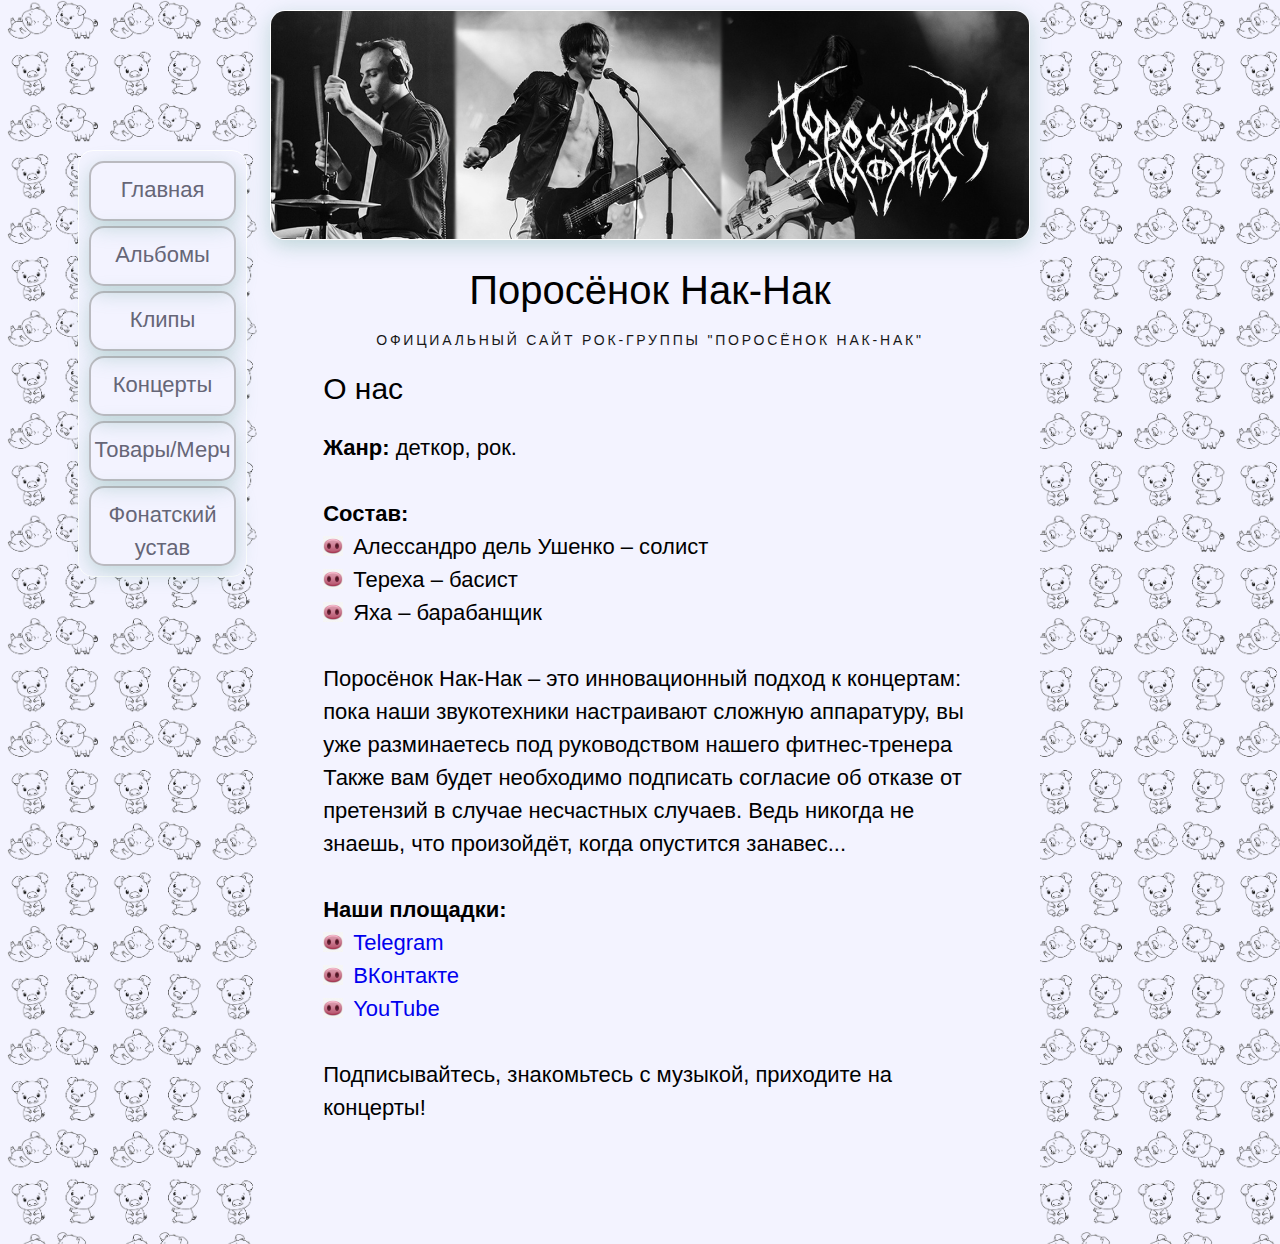
<file: porosenok_nah_nah/index.html>
﻿<!DOCTYPE html>
<html lang="ru">
    <head>
        <title>Рок-группа "Поросёнок Нак-Нак"</title>

        <link rel="stylesheet" href="css/style.css" />

        <meta http-equiv="content-type" content="text/html;charset=UTF-8" />
    </head>
    <body>
        <div class="menu">
            <a class="but-menu" href="index.html">Главная</a>
            <a class="but-menu" href="album.html">Альбомы</a>
            <a class="but-menu" href="klips.html">Клипы</a>
            <a class="but-menu" href="concerts.html">Концерты</a>
            <a class="but-menu" href="https://vk.com/market-74469704" target="_blank">Товары/Мерч</a>
            <a class="fan-order" href="#main">Фонатский устав</a>
        </div>
        
        <div class="wrap">
            <img class="logo" src="img/logo.PNG" alt="logo">
            <h1>Поросёнок Нак-Нак</h1>
            <h2>Официальный сайт рок-группы "Поросёнок Нак-Нак"</h2>
            <h3>О нас</h3>
            <div class="info">

                <a href="#" id="main">
                    <div id="okno">
                        <b>Фонатский устав Поросёнка Нак-Нака:</b>
                        <ul class="piglet">
                            <li>Быть ярым фонатом всегда и везде;</li>
                            <li>Не критиковать группу;</li>
                            <li>Упоминать о группе в разговоре при каждом удобном случае;</li>
                            <li>Репостить, лайкать и комментировать треки, клипы и альбомы;</li>
                            <li>Ходить на концерты группы и звать всех своих друзей;</li>
                            <li>Понимать смысл наших песен, ну хотя бы некоторых;</li>
                            <li>Пидить хейтеров;</li>
                            <li>Комендантский час в группе с часу до шести утра, а кто напишет коммент, тот хейтер!</li>
                            <li>Заучить фонатский устав наизусть!</li>
                        </ul>
                    </div>
                </a>

                </p><b>Жанр:</b> деткор, рок.<br/>
                <br/>
                <b>Состав:</b>
                <ul class="piglet">
                    <li>Алессандро дель Ушенко – солист</li>
                    <li>Тереха – басист</li>
                    <li>Яха – барабанщик</li>
                </ul>
                <br/>
                Поросёнок Нак-Нак – это инновационный подход к концертам: пока наши звукотехники настраивают сложную аппаратуру, вы уже разминаетесь под руководством нашего фитнес-тренера<br/>
                Также вам будет необходимо подписать согласие об отказе от претензий в случае несчастных случаев. Ведь никогда не знаешь, что произойдёт, когда опустится занавес...<br/>
                <br/>
                <b>Наши площадки:</b>
                <ul class="piglet">
                    <li><a href="https://vk.com/away.php?to=https%3A%2F%2Ft.me%2FPorosenok_Hax_Hax" target="_blank">Telegram</a></li>
                    <li><a href="https://vk.com/porosyonok_nah_nah" target="_blank">ВКонтакте</a></li>
                    <li><a href="https://www.youtube.com/@user-kd2qg4rj9t" target="_blank">YouTube</a></li>
                </ul>
                <br/>
                Подписывайтесь, знакомьтесь с музыкой, приходите на концерты!
            </div>
        </div>
    </body>
</html>
</file>
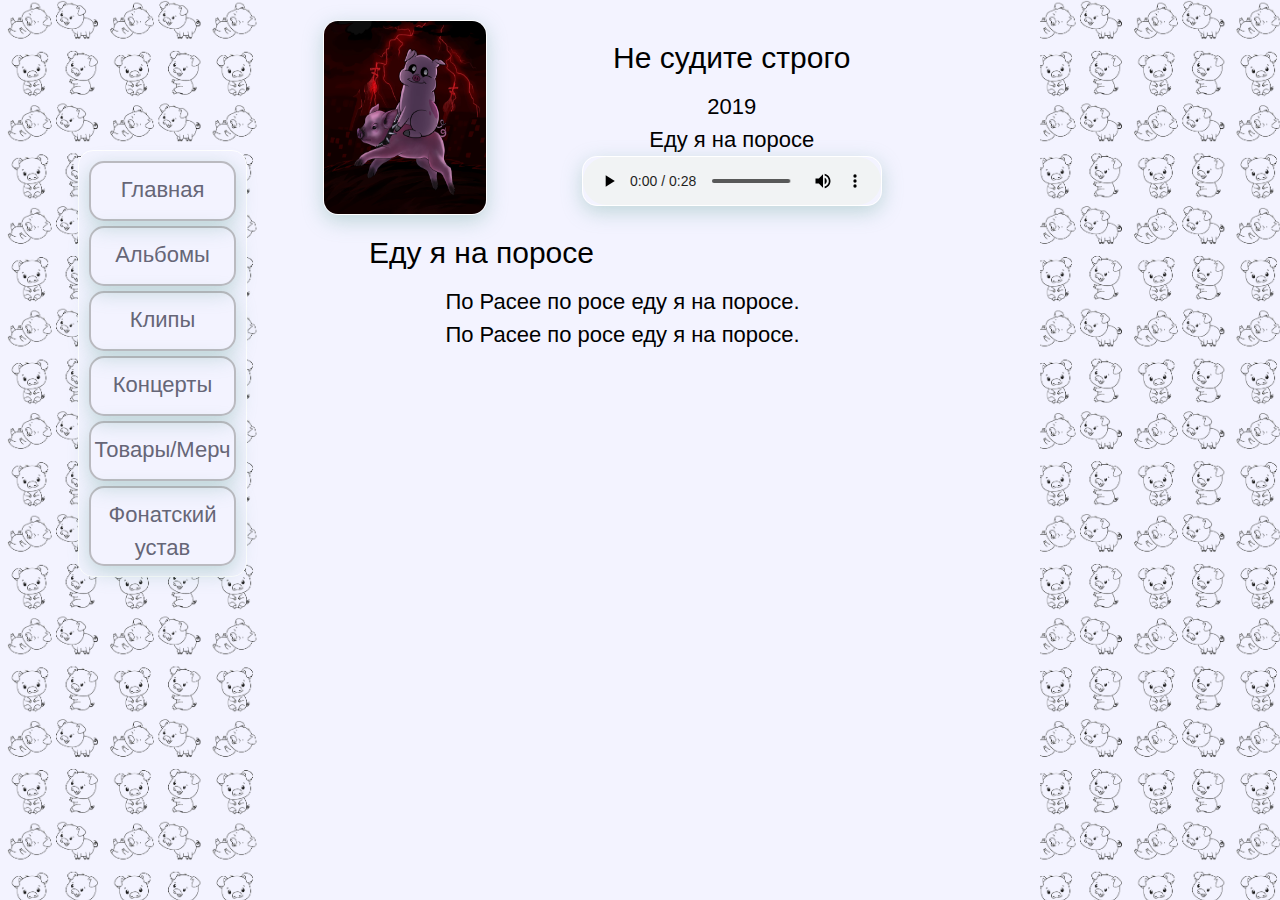
<file: porosenok_nah_nah/text_edu_ya_na_porose.html>
﻿<!DOCTYPE html>
<html lang="ru">
    <head>
        <title>Рок-группа "Поросёнок Нак-Нак"</title>

        <link rel="stylesheet" href="css/style.css" />

        <meta http-equiv="content-type" content="text/html;charset=UTF-8" />
    </head>
    <body>
        <div class="menu">
            <a class="but-menu" href="index.html">Главная</a>
            <a class="but-menu" href="album.html">Альбомы</a>
            <a class="but-menu" href="klips.html">Клипы</a>
            <a class="but-menu" href="concerts.html">Концерты</a>
            <a class="but-menu" href="https://vk.com/market-74469704" target="_blank">Товары/Мерч</a>
            <a class="fan-order" href="#main">Фонатский устав</a>
        </div>
        <div class="wrap">
            <div class="info">

                <a href="#" id="main">
                    <div id="okno">
                        <b>Фонатский устав Поросёнка Нак-Нака:</b>
                        <ul class="piglet">
                            <li>Быть ярым фонатом всегда и везде;</li>
                            <li>Не критиковать группу;</li>
                            <li>Упоминать о группе в разговоре при каждом удобном случае;</li>
                            <li>Репостить, лайкать и комментировать треки, клипы и альбомы;</li>
                            <li>Ходить на концерты группы и звать всех своих друзей;</li>
                            <li>Понимать смысл наших песен, ну хотя бы некоторых;</li>
                            <li>Пидить хейтеров;</li>
                            <li>Комендантский час в группе с часу до шести утра, а кто напишет коммент, тот хейтер!</li>
                            <li>Заучить фонатский устав наизусть!</li>
                        </ul>
                    </div>
                </a>
                
                <div class="info__album">
                    <img class="foto__album" src="img/ne_sudite_strogo.jpg" alt="album's cover">
                    <div class="name__album">
                        <h3>Не судите строго</h3>
                        2019<br/>
                        Еду я на поросе<br/>
                        <audio controls src="audio/edu_ya_na_porose.mp3">Ваш браузер не поддерживает воспроизведение аудио.</audio>
                    </div>
                </div>
                <h3>Еду я на поросе</h3>
                <pre>
                    По Расее по росе еду я на поросе.
                    По Расее по росе еду я на поросе.
                </pre>
            </div>
        </div>
    </body>
</html>
</file>
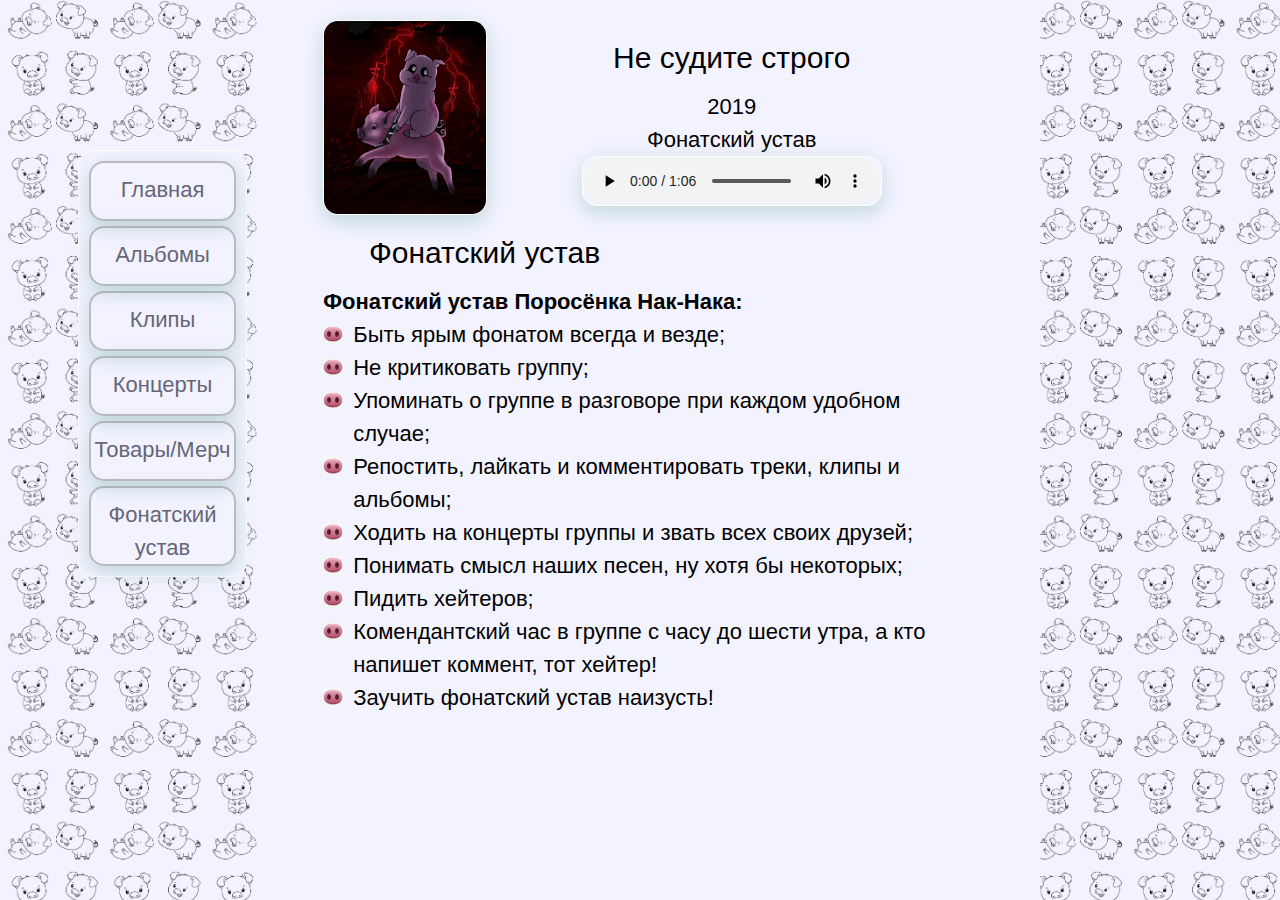
<file: porosenok_nah_nah/text_fan_order.html>
﻿<!DOCTYPE html>
<html lang="ru">
    <head>
        <title>Рок-группа "Поросёнок Нак-Нак"</title>

        <link rel="stylesheet" href="css/style.css" />

        <meta http-equiv="content-type" content="text/html;charset=UTF-8" />
    </head>
    <body>
        <div class="menu">
            <a class="but-menu" href="index.html">Главная</a>
            <a class="but-menu" href="album.html">Альбомы</a>
            <a class="but-menu" href="klips.html">Клипы</a>
            <a class="but-menu" href="concerts.html">Концерты</a>
            <a class="but-menu" href="https://vk.com/market-74469704" target="_blank">Товары/Мерч</a>
            <a class="fan-order" href="#">Фонатский устав</a>
        </div>
        <div class="wrap">
            <div class="info">
                
                <div class="info__album">
                    <img class="foto__album" src="img/ne_sudite_strogo.jpg" alt="album's cover">
                    <div class="name__album">
                        <h3>Не судите строго</h3>
                        2019<br/>
                        Фонатский устав<br/>
                        <audio controls src="audio/fonatskii_ustav.mp3">Ваш браузер не поддерживает воспроизведение аудио.</audio>
                    </div>
                </div>
                <h3>Фонатский устав</h3>
                <b>Фонатский устав Поросёнка Нак-Нака:</b>
                <ul class="piglet">
                    <li>Быть ярым фонатом всегда и везде;</li>
                    <li>Не критиковать группу;</li>
                    <li>Упоминать о группе в разговоре при каждом удобном случае;</li>
                    <li>Репостить, лайкать и комментировать треки, клипы и альбомы;</li>
                    <li>Ходить на концерты группы и звать всех своих друзей;</li>
                    <li>Понимать смысл наших песен, ну хотя бы некоторых;</li>
                    <li>Пидить хейтеров;</li>
                    <li>Комендантский час в группе с часу до шести утра, а кто напишет коммент, тот хейтер!</li>
                    <li>Заучить фонатский устав наизусть!</li>
                </ul>
            </div>
        </div>
    </body>
</html>
</file>
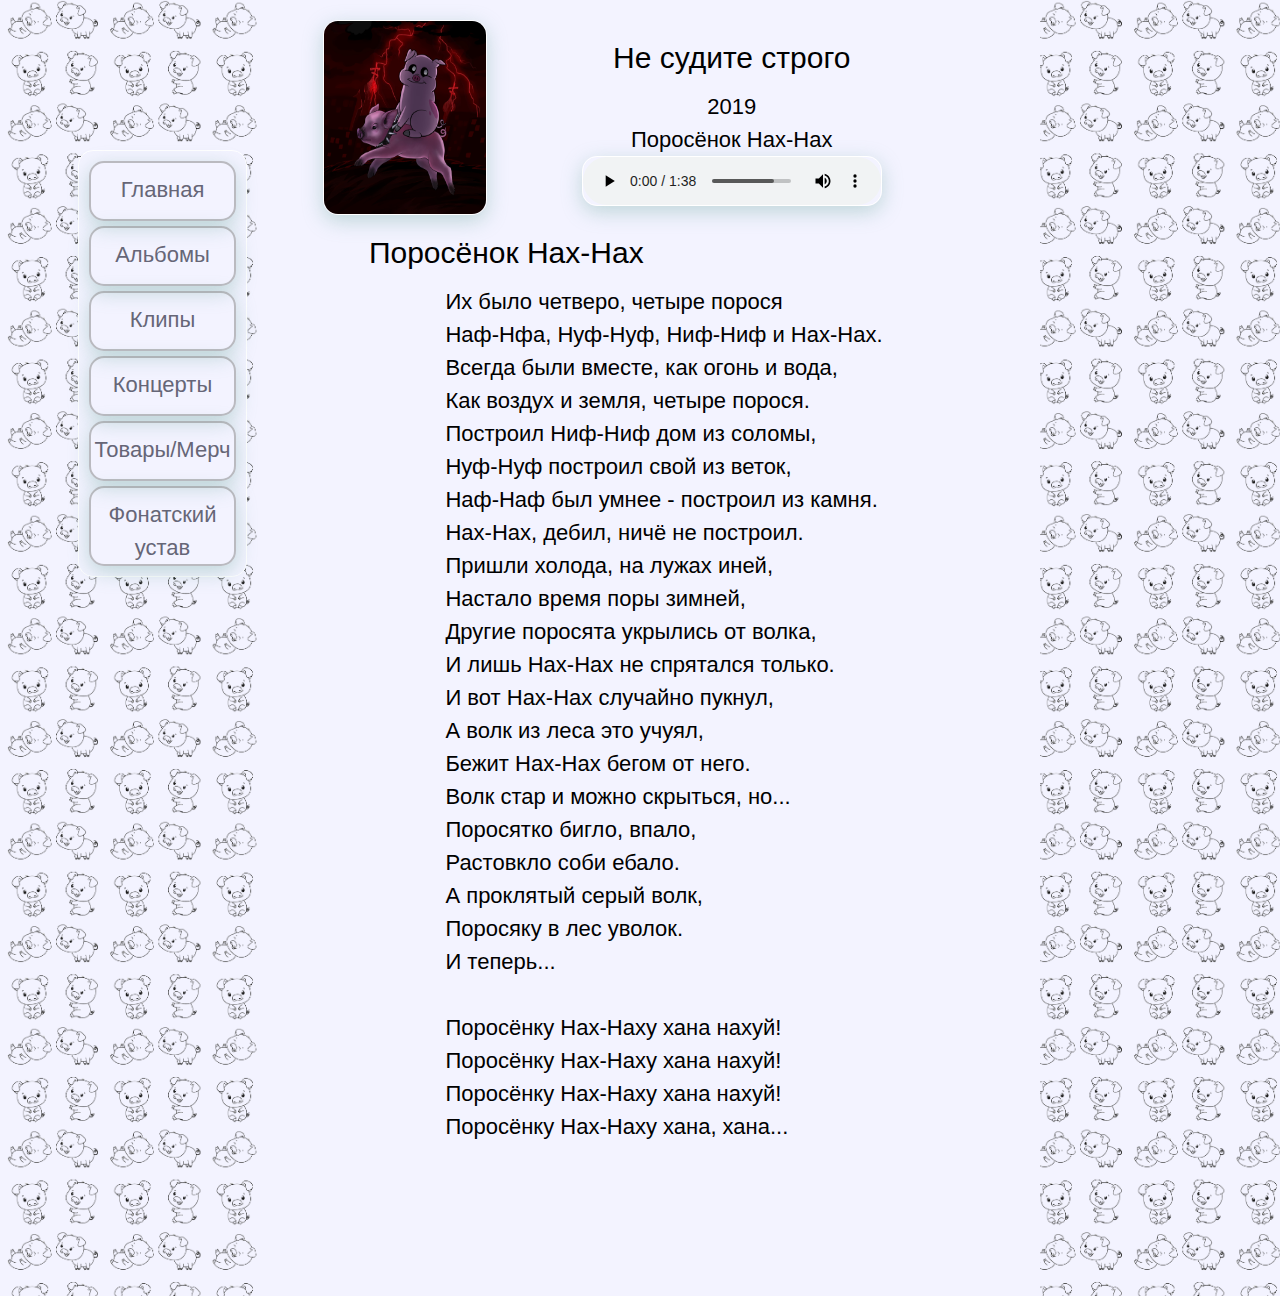
<file: porosenok_nah_nah/text_porosenok_nah_nah.html>
﻿<!DOCTYPE html>
<html lang="ru">
    <head>
        <title>Рок-группа "Поросёнок Нак-Нак"</title>

        <link rel="stylesheet" href="css/style.css" />

        <meta http-equiv="content-type" content="text/html;charset=UTF-8" />
    </head>
    <body>
        <div class="menu">
            <a class="but-menu" href="index.html">Главная</a>
            <a class="but-menu" href="album.html">Альбомы</a>
            <a class="but-menu" href="klips.html">Клипы</a>
            <a class="but-menu" href="concerts.html">Концерты</a>
            <a class="but-menu" href="https://vk.com/market-74469704" target="_blank">Товары/Мерч</a>
            <a class="fan-order" href="#main">Фонатский устав</a>
        </div>
        <div class="wrap">
            <div class="info">

                <a href="#" id="main">
                    <div id="okno">
                        <b>Фонатский устав Поросёнка Нак-Нака:</b>
                        <ul class="piglet">
                            <li>Быть ярым фонатом всегда и везде;</li>
                            <li>Не критиковать группу;</li>
                            <li>Упоминать о группе в разговоре при каждом удобном случае;</li>
                            <li>Репостить, лайкать и комментировать треки, клипы и альбомы;</li>
                            <li>Ходить на концерты группы и звать всех своих друзей;</li>
                            <li>Понимать смысл наших песен, ну хотя бы некоторых;</li>
                            <li>Пидить хейтеров;</li>
                            <li>Комендантский час в группе с часу до шести утра, а кто напишет коммент, тот хейтер!</li>
                            <li>Заучить фонатский устав наизусть!</li>
                        </ul>
                    </div>
                </a>
                
                <div class="info__album">
                    <img class="foto__album" src="img/ne_sudite_strogo.jpg" alt="album's cover">
                    <div class="name__album">
                        <h3>Не судите строго</h3>
                        2019<br/>
                        Поросёнок Нах-Нах<br/>
                        <audio controls src="audio/porosenok_nah_nah.mp3">Ваш браузер не поддерживает воспроизведение аудио.</audio>
                    </div>
                </div>
                <h3>Поросёнок Нах-Нах</h3>
                <pre>
                    Их было четверо, четыре порося
                    Наф-Нфа, Нуф-Нуф, Ниф-Ниф и Нах-Нах.
                    Всегда были вместе, как огонь и вода,
                    Как воздух и земля, четыре порося.
                    Построил Ниф-Ниф дом из соломы,
                    Нуф-Нуф построил свой из веток,
                    Наф-Наф был умнее - построил из камня.
                    Нах-Нах, дебил, ничё не построил.
                    Пришли холода, на лужах иней,
                    Настало время поры зимней,
                    Другие поросята укрылись от волка,
                    И лишь Нах-Нах не спрятался только.
                    И вот Нах-Нах случайно пукнул,
                    А волк из леса это учуял,
                    Бежит Нах-Нах бегом от него.
                    Волк стар и можно скрыться, но...
                    Поросятко бигло, впало,
                    Растовкло соби ебало.
                    А проклятый серый волк,
                    Поросяку в лес уволок.
                    И теперь...

                    Поросёнку Нах-Наху хана нахуй!
                    Поросёнку Нах-Наху хана нахуй!
                    Поросёнку Нах-Наху хана нахуй!
                    Поросёнку Нах-Наху хана, хана...
                </pre>
            </div>
        </div>
    </body>
</html>
</file>
<file: porosenok_nah_nah/css/style.css>
*{
    padding: 0;
    margin: 0;
    border: 0;
}
*,*:before,*:after{
    -moz-box-sizing: border-box;
    -webkit-box-sizing: border-box;
    box-sizing: border-box;
}
:focus,:active{outline: none;}
a:focus,a:active{outline: none;}

nav,footer,header,aside{display: block;}

html,body{
    height: 100%;
    width: 100%;
    font-size: 100%;
    line-height: 1;
    font-size: 14px;
    -ms-text-size-adjust: 100%;
    -moz-text-size-adjust: 100%;
    -webkit-text-size-adjust: 100%;
}

input,button,textarea{font-family: inherit;}

input::-ms-clear{display: none;}
button{cursor: pointer;}
button::-moz-focus-inner {padding:0;border:0;}
a, a:visited{text-decoration: none;}
/* ol li{list-style: none;} */
img{vertical-align: top;}

h1,h2,h3,h4,h5,h6{font-size: inherit;font-weight: 400;}

body{
    font-family: Arial, "Helvetica Neue", Helvetica, sans-serif;
    background: url('../img/4_pigs_fon111.png') 0 0/8% repeat;
    font-size: 22px;
    line-height: 1.5;
    min-width: 1300px;
}

.menu{
    margin: 150px 1% 0 6%;
    width: 13%;
    min-height: 400px;
    padding: 10px;
    background: #f3f3ff;
    border: 1px solid #ffffff;
    border-radius: 15px;
    float: left;
}
.but-menu{
    display: block;
    min-height: 60px;
    max-width: 100%;
    margin-bottom: 5px;
    padding: 10px 0 0 0;
    text-align: center;
    color: #666677;
    box-shadow: 0px 6px 20px 0px rgba(128, 180, 170, 0.45);
    border: 2px solid #8888;
    border-radius: 15px;
}
.fan-order{
    display: block;
    min-height: 60px;
    max-width: 100%;
    padding-top: 10px;
    text-align: center;
    color: #666677;
    box-shadow: 0px 6px 20px 0px rgba(128, 180, 170, 0.45);
    border: 2px solid #8888;
    border-radius: 15px;
}

.wrap{
    max-width: 60%;
    min-height: 100%;
    padding: 0 10px 100px;
    background: #f3f3ff;
    float: left;
}

.logo{
    margin: 10px 0;
    width: 100%;
    box-shadow: 0px 6px 20px 0px rgba(128, 180, 170, 0.45);
    border: 1px solid #ffffff;
    border-radius: 15px;
}

h1{
    font-size: 40px;
    text-align: center;
    margin: 10px 0;
}

h2{
    opacity: 0.9;
    font-size: 14px;
    text-transform: uppercase;
    letter-spacing: 0.2em;
    text-align: center;
    margin: 10px 0;
}

h3{
    font-size: 30px;
    margin: 15px 7% 10px;
}

.info{
    margin: 20px 7%;
}

.piglet li{
    background: url('../img/piglet.png') left 6px/20px auto no-repeat;
    padding: 0 0 0 30px;
    list-style-type: none;
}

video{
    max-width: 60%;
    margin: 15px 0 10px 0;
}

.info__album {
    margin: 10px 0;
    width: 100%;
    display: flex;
}
.foto__album {
    width: 25%;
    box-shadow: 0px 6px 20px 0px rgba(128, 180, 170, 0.45);
    border: 1px solid #ffffff;
    border-radius: 15px;
}
.name__album {
    width: 75%;
    text-align: center;
    padding: 0 10px;
}
.treck-list {
    margin: 30px 0 70px 3%;
    color: #666677;
    display: flex;
}
.treck__name{
    width: 35%;
    padding: 0 10px 0 0;
}
.treck__name li{
    height: 50px;
    margin: 9px 0 0;
}
.treck__audio{
    width: 50%;
    padding: 0 10px 0;
    list-style-type: none;
}
.treck__text{
    width: 15%;
    padding: 0 0 0 10px;
    height: 50px;
    list-style-type: none;
}
.treck__text li{
    height: 50px;
    margin: 9px 0 0;
}
.treck__text__link{
    text-align: center;
    box-shadow: 0px 6px 20px 0px rgba(128, 180, 170, 0.45);
    border: 1px solid #ffffff;
    border-radius: 15px;
    padding: 10px;
    color: #666677;
}
audio{
    box-shadow: 0px 6px 20px 0px rgba(128, 180, 170, 0.45);
    border: 1px solid #ffffff;
    border-radius: 15px;
    height: 50px;
}

pre{
    font-family: Arial, "Helvetica Neue", Helvetica, sans-serif;
    font-size: 22px;
    line-height: 1.5;
}
a:hover{text-decoration: underline;}
.fan-order:hover{
    background: rgba(160, 190, 190, 0.45);
    text-decoration: none;
}
.but-menu:hover{
    background: rgba(160, 190, 190, 0.45);
    text-decoration: none;
}
.treck__text__link:hover{
    background: rgba(160, 190, 190, 0.45);
    text-decoration: none;
}

#main{
    display: none;
    position: absolute;
    top: 0;
    left: 0;
    width: 100%;
    height: 100%;
}
#okno{
    width: 1000px;
    height: 400px;
    padding: 25px;
    box-shadow: 0px 6px 20px 0px rgba(128, 180, 170, 0.45);
    border: 3px solid #8888;
    border-radius: 15px;
    background: #fcfcff;
    color: #000;
    position: absolute;
    top: 0;
    right: 0;
    bottom: 0;
    left: 0;
    margin: auto;
}
#main:target{display: block;}
</file>
